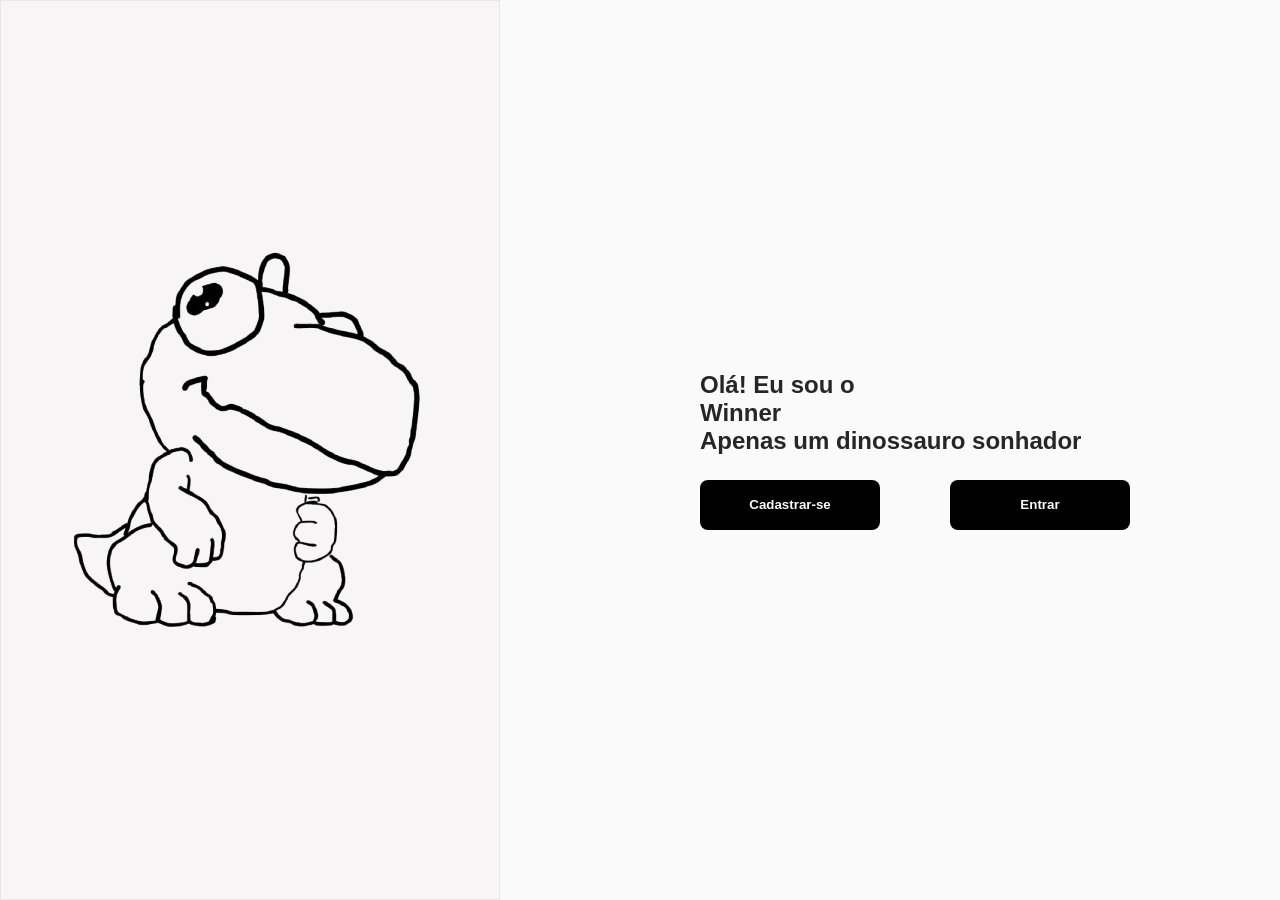
<file: index.html>
<!DOCTYPE html>
<html lang="pt-br">

<head>
    <meta charset="UTF-8">
    <meta name="viewport" content="width=device-width, initial-scale=1.0">
    <script src="javascript/index.js" defer></script>
    <link rel="stylesheet" href="style/index.css">
    <title>Winners Center</title>
    <link rel="icon" type="image/png" href="imgs/crown.png">
</head>

<!-- <h2> Matéria nova!!! 14/09/2026 </h2>
<h3> Começamos a aprender HTML. </h3> -->

<body>
    <main class="mainAll" id="initialMain">

        <div class="" id="divMenuInicial">
            <aside class="sidebar">
                <img class="imgWinner1" src="imgs/winner.png" alt="Winner">
            </aside>

            <nav class="initialOptions">
                <div class="welcomeMessage">
                    <h1>Olá! Eu sou o</h1>
                    <h1><strong>Winner</strong></h1>
                    <h2>Apenas um dinossauro sonhador</h2>
                </div>

                <div class="initialButtons">
                    <button id="btModalCadastrar" class="" onclick="cadastrar()"><Strong>Cadastrar-se</Strong></button>
                    <button id="btModalLogin" class="" onclick="entrar()"><strong>Entrar</strong></button>
                </div>
            </nav>
        </div>

        <div class="escondido modal" id="modalCadastro">
            <div class="cadastro-content">
                <div class="cadastro-header">
                    <h2>Cadastro</h2>
                    <button id="btVoltar" onclick="voltou()">X</button>
                </div>

                <div class="cadastro-body">
                    <label for="inNomeCadastro">Nome de usuário</label>
                    <input type="text" id="inNomeCadastro" placeholder="crie um nickname...">
                    <label for="inSenhaCadastro">Nova senha</label>
                    <input type="password" id="inSenhaCadastro" placeholder="crie uma senha...">

                    <button id="btSalvarCadastro" onclick="cadastrou()">Clique aqui para salvar</button>
                </div>
            </div>
        </div>

        <div class="escondido modal" id="modalLogin">
            <div class="login-content">
                <div class="login-header">
                    <h2>Login</h2>
                    <button id="btVoltar" onclick="voltou()">X</button>
                </div>

                <div class="login-body">
                    <label for="inNomeLogin">Nome de usuário</label>
                    <input type="text" id="inNomeLogin" placeholder="digite seu nickname...">
                    <label for="inSenhaLogin">Senha</label>
                    <input type="password" id="inSenhaLogin" placeholder="digite sua senha...">
                    
                    <button id="btEntrar" onclick="entrou()">Clique aqui para entrar</button>
                </div>
            </div>
        </div>
    </main>
</body>

</html>
</file>
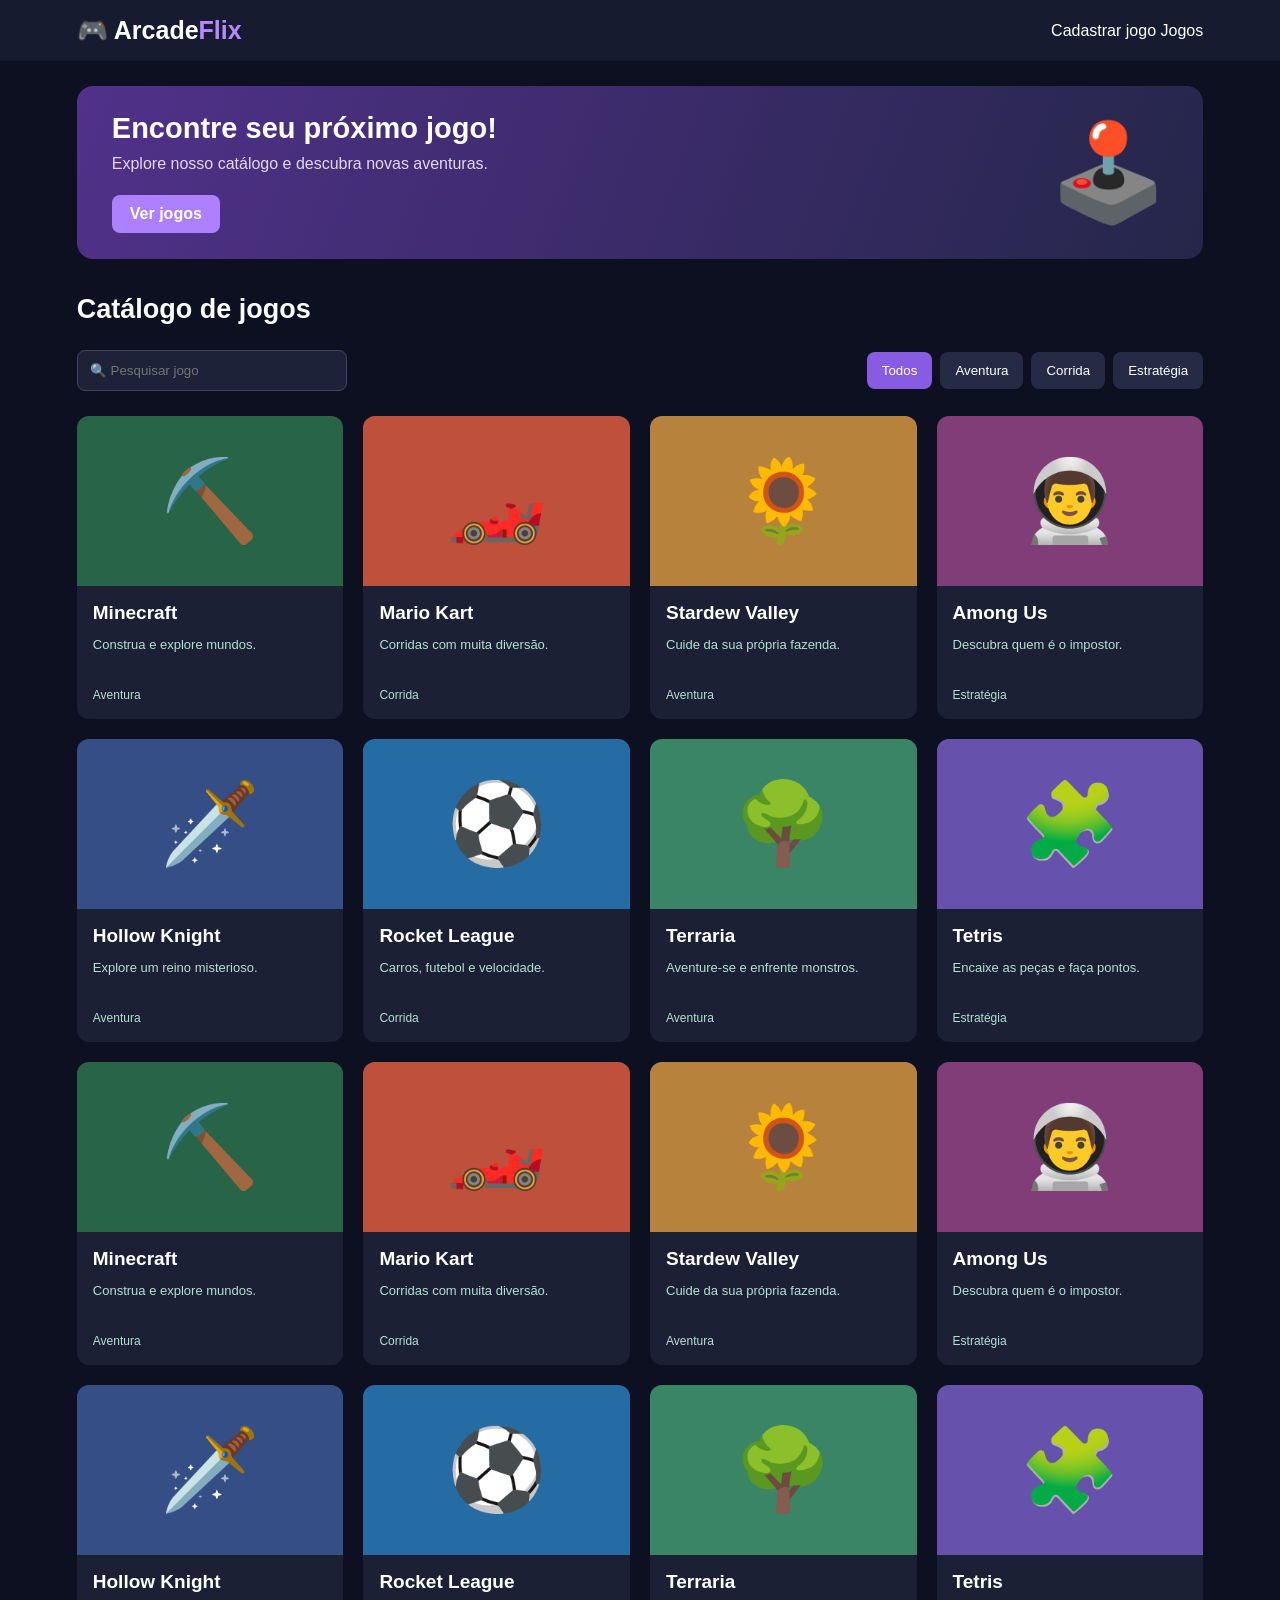
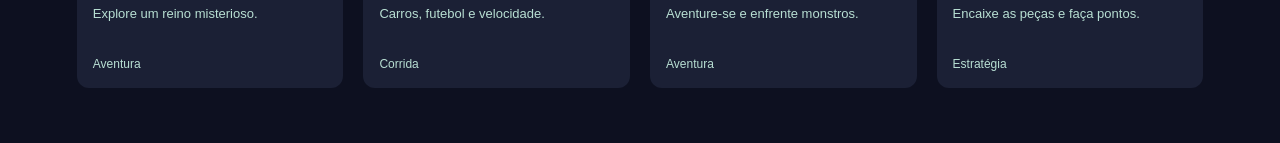
<file: arcadeflix/index.html>
<!DOCTYPE html>
<html lang="pt-br">

<head>
    <meta charset="UTF-8">
    <meta name="viewport" content="width=device-width, initial-scale=1.0">
    <title>Arcadeflix</title>
    <link rel="stylesheet" href="css/index.css">
    <link rel="icon" type="image/x-icon" href="imgs/arcadeflix.png">
    <script src="js/index.js" defer></script>
</head>

<body>
    <header>
        <h1>🎮 Arcade<span>Flix</span></h1>
        <div>
            <button id="btCadastrarJogo" onclick="cadastrarJogo()"><!-- Adicionar novo jogo --></button>
            <a href="./cadastrar.html">Cadastrar jogo</a>
            <a href="#catalogo">Jogos</a>
        </div>
    </header>

    <main>
        <section class="banner">
            <div>
                <h2>Encontre seu próximo jogo!</h2>
                <p>Explore nosso catálogo e descubra novas aventuras.</p>
                <a href="#catalogo" class="botao">Ver jogos</a>
            </div>
            <div class="banner-emoji">🕹️</div>
        </section>

        <section class="catalogo" id="catalogo">
            <h2>Catálogo de jogos</h2>
            <div class="filtros">
                <input id="busca" type="search" placeholder="🔍 Pesquisar jogo">
                <div class="categoria">
                    <button class="ativo" data-categoria="Todos">Todos</button>
                    <button data-categoria="Aventura">Aventura</button>
                    <button data-categoria="Corrida">Corrida</button>
                    <button data-categoria="Estratégia">Estratégia</button>
                </div>
            </div>

            <div class="modal hidden" id="modalCadastroJogo">
                <div class="cadastroJogo-content">
                    <div class="cadastroJogo-header">
                        <h2>Cadastrar Jogo</h2>
                        <button id="btVoltar" class="" onclick="voltouJogo()">X</button>
                    </div>

                    <div class="cadastro-body">
                        <label for="inNomeJogo">Nome</label>
                        <input type="text" id="inNomeJogo" placeholder="Nome do jogo...">
                        <label for="inCategoriaJogo">Categoria</label>
                        <input type="text" id="inCategoriaJogo" placeholder="Categoria do jogo...">
                        <label for="inDescricaoJogo">Descrição</label>
                        <input type="text" id="inDescricaoJogo" placeholder="Descrição do jogo...">
                        <label for="inEmojiJogo">Emoji</label>
                        <input type="text" id="inEmojiJogo" placeholder="Emoji do jogo...">
                        <label for="inCorJogo">Cor</label>
                        <input type="color" id="inCorJogo" placeholder="Cor do jogo...">

                        <button id="btSalvarJogo" onclick="cadastrouJogo()">Clique aqui para salvar</button>
                    </div>
                </div>
            </div>

            <div id="grade-jogos" class="grade-jogos" hidden>Nenhum jogo encontrado</div>
        </section>
    </main>
</body>

</html>
</file>
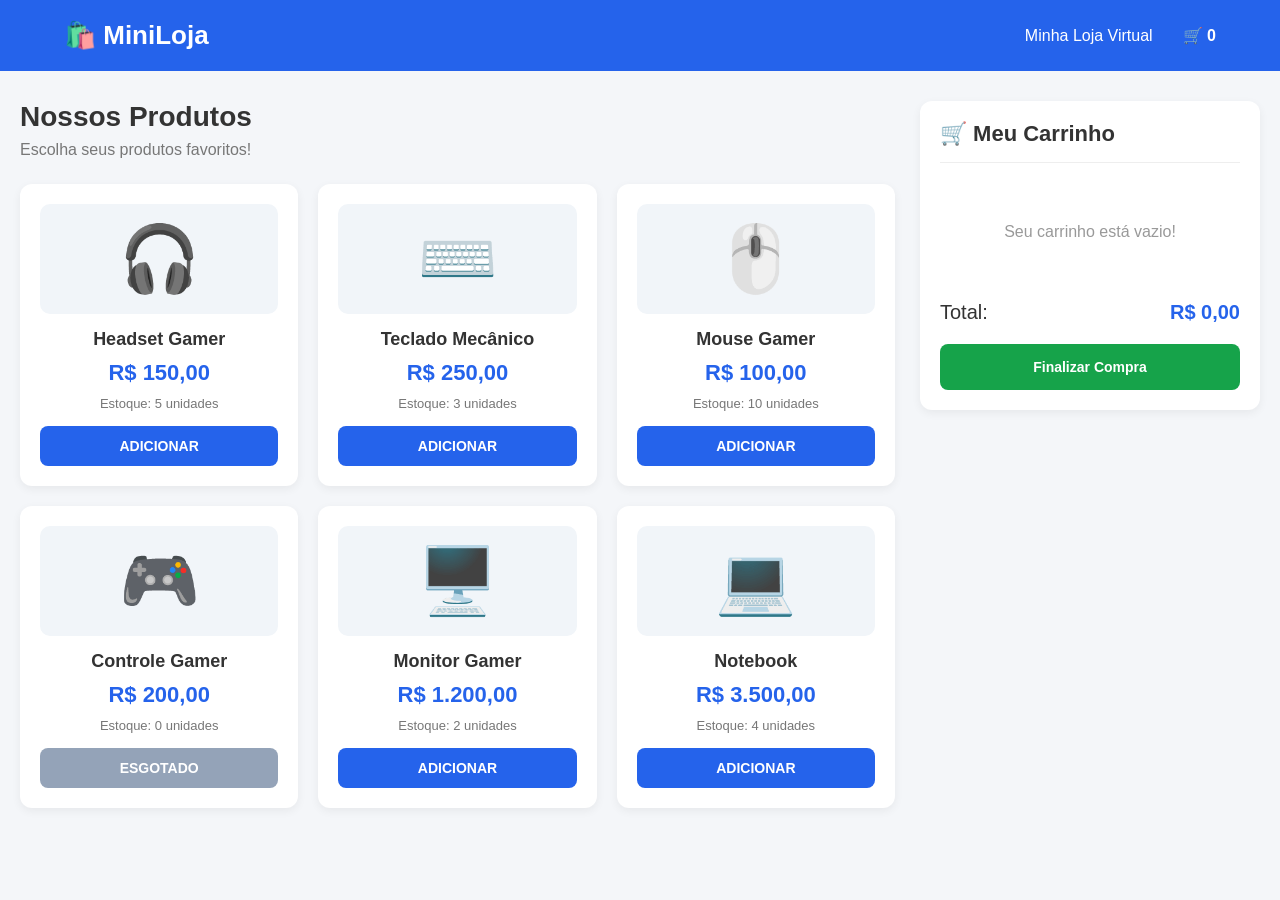
<file: miniloja/index.html>
<!DOCTYPE html>
<html lang="pt-br">

<head>
    <meta charset="UTF-8">
    <meta name="viewport" content="width=device-width, initial-scale=1.0">
    <title>MiniLoja - Loja Virtual</title>

    <link rel="stylesheet" href="./css/style.css">
    <script src="./js/script.js" defer></script>
</head>

<body>
    <header>
        <div class="logo">🛍️ MiniLoja</div>
        <div class="header-info">
            <span>Minha Loja Virtual</span>
            <span>🛒 <strong id="contador-carrinho">0</strong></span>
        </div>
    </header>
    <main class="container">
        <section class="loja">
            <div class="titulo-secao">
                <h1>Nossos Produtos</h1>
                <p>Escolha seus produtos favoritos!</p>
            </div>
            <div id="lista-produtos" class="grid-produtos"></div>
        </section>
        <aside class="carrinho">
            <h2>🛒 Meu Carrinho</h2>
            <div id="lista-carrinho"></div>
            <div class="resumo-carrinho">
                <div class="linha-total">
                    <span>Total:</span>
                    <strong id="total-carrinho">R$ 0,00</strong>
                </div>
                <button id="btn-finalizar" class="btn-finalizar">Finalizar Compra</button>
            </div>
        </aside>
    </main>
</body>

</html>
</file>
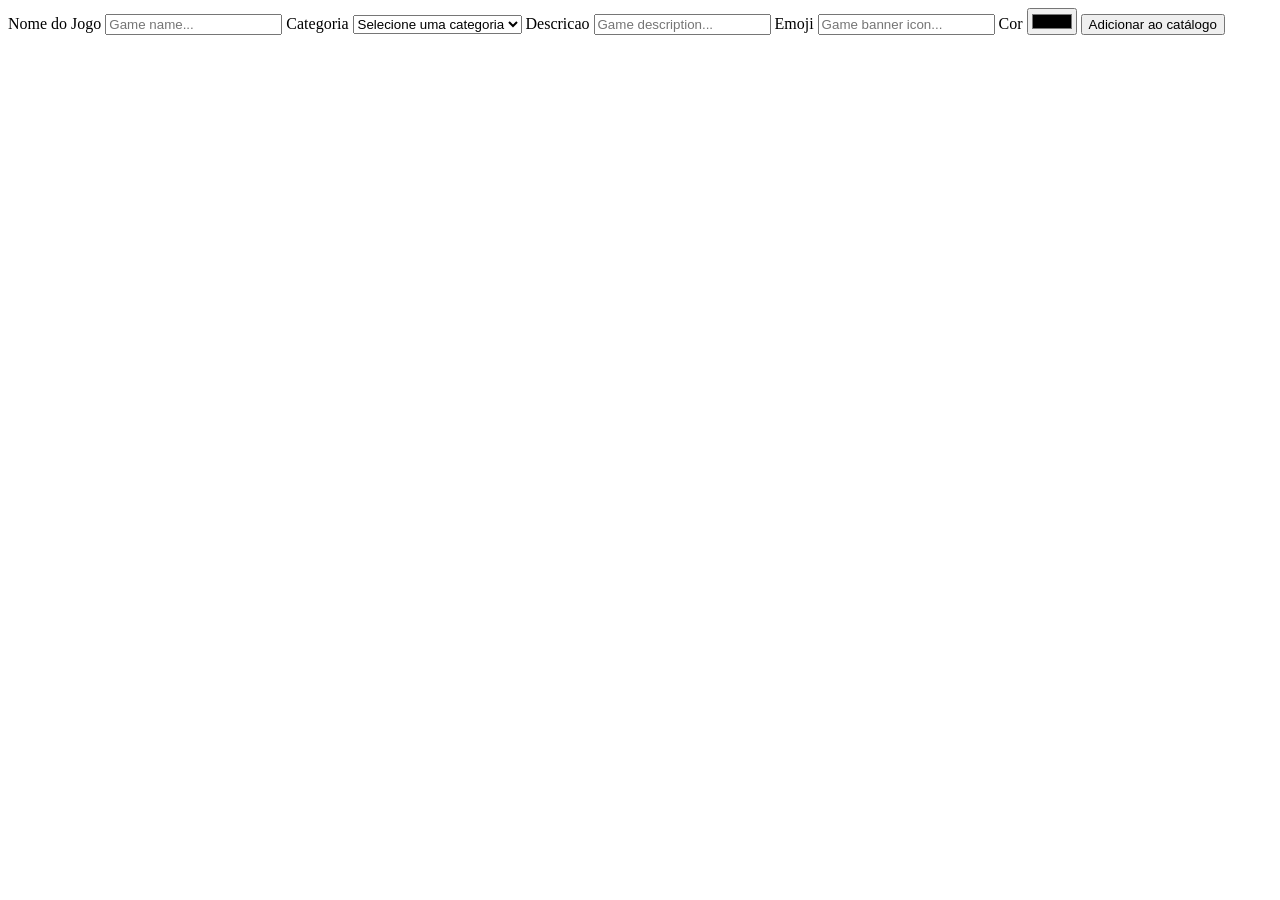
<file: arcadeflix/cadastrar.html>
<!-- Another way to make the game register -->

<!DOCTYPE html>
<html lang="pt-br">

<head>
    <meta charset="UTF-8">
    <meta name="viewport" content="width=device-width, initial-scale=1.0">
    <title>Arcadeflix - Cadastrar</title>

    <link rel="stylesheet" href="./css/cadastrar.css">
    <script src="./js/cadastrar.js" defer></script>
</head>

<body>
    <main class="main">
        <label for="nomeJogo">Nome do Jogo</label>
        <input id="nomeJogo" type="text" placeholder="Game name...">

        <label for="categoriaJogo">Categoria</label>
        <select id="categoriaJogo">
            <option value="" disabled selected>Selecione uma categoria</option>
            <option value="Aventura">Aventura</option>
            <option value="Corrida">Corrida</option>
            <option value="Estratégia">Estratégia</option>
        </select>

        <label for="descricaoJogo">Descricao</label>
        <input id="descricaoJogo" type="text" placeholder="Game description...">

        <label for="emojiJogo">Emoji</label>
        <input id="emojiJogo" type="text" placeholder="Game banner icon...">

        <label for="corJogo">Cor</label>
        <input id="corJogo" type="color" placeholder="Game banner color...">

        <button onclick="cadastroJogo()">Adicionar ao catálogo</button>
    </main>
</body>

</html>
</file>
<file: style/index.css>
/* Configs default */

* {
    margin: 0;
    padding: 0;
    box-sizing: border-box;
}

body {
    background-color: #fafafa;
    color: #262626;
    font-family: Arial, Helvetica, sans-serif;
}

a {
    color: inherit;
    text-decoration: none;
}

button {
    background-color: none;
    border: none;
    cursor: pointer;
}

/* Configs específicas */

#divMenuInicial {
    display: flex;
    align-items: center;
    gap: 200px;
}

.sidebar {
    background-color: #f7f5f5;
    border: solid 1px #c0c0c049;
    align-items: center;
    display: flex;
    width: 500px;
    height: 100vh;
}

.imgWinner1 {
    padding-left: 30px;
}
.initialOptions {
    display: flex;
    flex-direction: column;
    gap: 25px;
}

.initialButtons {
    display: flex;
    gap: 70px;
}

.initialButtons button {
    background-color: black;
    color: #fafafa;
    width: 180px;
    height: 50px;
    border-radius: 8px;
    padding: 10px 20px;
}

.initialButtons button:hover {
    background-color: rgba(7, 7, 7, 0.527);
    transition: 0.5s;
    transform: scale(1.01);
}

/* Modal screen (login) */

.modal {
    position: fixed;
    top: 0;
    left: 0;
    width: 100%;
    height: 100%;
    background-color: rgba(0, 0, 0, 0.4);
    justify-content: center;
    align-items: center;
    display: flex;
    z-index: 100;
}

.login-content,
.cadastro-content {
    width: 450px;
    background-color: #ffffff;
    border-radius: 10px;
    overflow: hidden;
}

.login-header,
.cadastro-header {
    display: flex;
    flex-direction: row;
    justify-content: space-between;
    padding: 15px 20px;
    border-bottom: 1px solid #dbdbdb;
}

.login-header h2,
.cadastro-header h2 {
    font-size: 24px;
}

.login-header button,
.cadastro-header button {
    font-size: 18px;
    background: transparent;
}

.login-body,
.cadastro-body {
    display: flex;
    flex-direction: column;
    gap: 10px;
    padding: 20px;
}

.login-body label,
.cadastro-body label {
    font-size: 14px;
    font-weight: bold;
}

.login-body input,
.cadastro-body input {
    width: 100%;
    padding: 10px;
    border: 1px solid #dbdbdb;
    border-radius: 5px;
    outline: none;
}

#btEntrar,
#btSalvarCadastro {
    width: 100%;
    color: #ffffff;
    background-color: #000000;
    border-radius: 5px;
    padding: 10px;
    font-weight: bold;
    margin-top: 12px;
}

/* Para tudo que não está na tela */

.escondido {
    display: none;
}
</file>
<file: arcadeflix/css/index.css>
/* Configs padrão. */

* {
    box-sizing: border-box;
}

html {
    scroll-behavior: smooth;
}

body {
    margin: 0;
    padding: 0;
    background-color: #0d1020;
    color: #ffffff;
    font-family: Arial, Helvetica, sans-serif;
}

a {
    color: white;
    text-decoration: none;
}

button {
    background-color: none;
    border: none;
    cursor: pointer;
}

/* Configs específicas. */

/* Cabeçalho */

header {
    position: block;
    padding: 16px 6%;
    display: flex;
    align-items: center;
    justify-content: space-between;
    background-color: #171b30;
}

header h1 {
    margin: 0px;
    font-size: 25px;
}

header span {
    color: #b58aff;
}

header button {
    display: inline-block;
    color: white;
    background-color: #ffffff00;
    font-size: 16px;
    margin-right: 20px;
}

/* Banner */

.banner {
    margin: 25px 6% 35px;
    padding: 26px 35px;
    border-radius: 16px;
    display: flex;
    justify-content: space-between;
    align-items: center;
    background: linear-gradient(110deg, #51318a, #25264a);
}

.banner h2 {
    font-size: 29px;
    margin: 0 0 10px;
}

.banner p {
    margin: 0 0 22px;
    color: #e1d9f0;
}

.botao {
    display: inline-block;
    background-color: #ac80ff;
    padding: 10px 18px;
    border-radius: 8px;
    font-weight: bold;
}

.banner-emoji {
    font-size: 95px;
}

/* Catálogo */

.catalogo {
    margin: 0 6% 55px;
}

.catalogo h2 {
    font-size: 27px;
}

.filtros {
    display: flex;
    justify-content: space-between;
    gap: 15px;
    align-items: center;
    margin: 25px 0;
    flex-wrap: wrap;
    /* Permite as linhas em row quebrarem caso não tenha mais espaço (ao invés de se juntarem infinitamente) */
}

#busca {
    padding: 12px;
    width: 270px;
    max-width: 100%;
    border: 1px solid #414560;
    border-radius: 8px;
    background-color: #1d2239;
    color: #ffffff;
    outline: none;
    /* Borda ao selecionar caixa de texto */
}

.categoria {
    display: flex;
    flex-wrap: wrap;
    gap: 8px;
}

.categoria button {
    border: 0;
    border-radius: 8px;
    background-color: #252a45;
    color: #ffffff;
    padding: 11px 15px;
}

.categoria button.ativo {
    background-color: #875ce3;
}

/* Grade de jogos */

.grade-jogos {
    display: grid;
    grid-template-columns: repeat(4, 1fr);
    gap: 20px;
}

.card {
    border-radius: 12px;
    overflow: hidden;
    background-color: #1b2035;
}

.capa {
    height: 170px;
    display: flex;
    align-items: center;
    justify-content: center;
    font-size: 80px;
}

.conteudo-card {
    padding: 16px;
}

.conteudo-card h3 {
    margin: 0 0 8px;
    font-size: 19px;
}

.conteudo-card p {
    color: #b8dfd3;
    font-size: 13px;
    min-height: 30px;
}

.conteudo-card span {
    display: inline-block;
    color: #b8dfd3;
    font-size: 12px;
    margin-top: 8px;
}

/* MODAL CADASTRAR JOGO */

.modal {
    position: fixed;
    top: 0;
    left: 0;
    width: 100%;
    height: 100%;
    background-color: rgba(0, 0, 0, 0.4);
    justify-content: center;
    align-items: center;
    display: flex;
    z-index: 100;
}

.cadastroJogo-content {
    width: 450px;
    background-color: #ffffff;
    border-radius: 10px;
    overflow: hidden;
}

.cadastroJogo-header {
    display: flex;
    flex-direction: row;
    justify-content: space-between;
    padding: 15px 20px;
    border-bottom: 1px solid #dbdbdb;
}

.cadastroJogo-header h2 {
    color: #000000;
    font-size: 24px;
}

.cadastroJogo-header button {
    font-size: 18px;
    background: transparent;
}

.cadastro-body {
    display: flex;
    flex-direction: column;
    gap: 10px;
    padding: 20px;
}

.cadastro-body label {
    font-size: 14px;
    font-weight: bold;
    color: #000000;
}

.cadastro-body input {
    width: 100%;
    padding: 10px;
    border: 1px solid #dbdbdb;
    border-radius: 5px;
    outline: none;
}

#inCorJogo {
    height: 50px;
}

#btSalvarJogo {
    width: 100%;
    color: #ffffff;
    background-color: #000000;
    border-radius: 5px;
    padding: 10px;
    font-weight: bold;
    margin-top: 12px;
}


/* RESPONSIVIDADE */

@media (max-width: 1000px) {
    .grade-jogos {
        grid-template-columns: repeat(3, 1fr);
    }
}

@media (max-width: 700px) {
    .grade-jogos {
        grid-template-columns: repeat(2, 1fr);
    }

    .banner-emoji {
        display: none;
    }

    .banner {
        padding: 24px;
    }

    .banner h2 {
        font-size: 24px;
    }

    #busca {
        width: 100%;
    }
}

@media (max-width: 450px) {
    .grade-jogos {
        grid-template-columns: repeat(1, 1fr);
    }

    .categoria {
        flex-direction: column;
        width: 100%;
    }

    .categoria button {
        width: 100%;
        display: flex;
    }
}

.hidden {
    display: none;
}
</file>
<file: miniloja/css/style.css>
/* CONFIGURAÇÕES GERAIS */
* {
    margin: 0;
    padding: 0;
    box-sizing: border-box;
}

body {
    font-family: Arial, sans-serif;
    background: #f4f6f9;
    color: #333;
}

/* CABEÇALHO */
header {
    background: #2563eb;
    color: white;
    padding: 20px 5%;
    display: flex;
    justify-content: space-between;
    align-items: center;
}

.logo {
    font-size: 26px;
    font-weight: bold;
}

.header-info {
    display: flex;
    align-items: center;
    gap: 30px;
}

/* CONTEÚDO */
.container {
    max-width: 1400px;
    margin: 30px auto;
    padding: 0 20px;
    display: grid;
    grid-template-columns: 1fr 340px;
    gap: 25px;
}

.titulo-secao {
    margin-bottom: 25px;
}

.titulo-secao h1 {
    font-size: 28px;
    margin-bottom: 8px;
}

.titulo-secao p {
    color: #777;
}

/* PRODUTOS */
.grid-produtos {
    display: grid;
    grid-template-columns: repeat(3, 1fr);
    gap: 20px;
}

.card-produto {
    background: white;
    border-radius: 12px;
    padding: 20px;
    text-align: center;
    box-shadow: 0 3px 10px rgba(0, 0, 0, 0.06);
    transition: transform 0.2s;
}

.card-produto:hover {
    transform: translateY(-5px);
}

.produto-imagem {
    height: 110px;
    display: flex;
    align-items: center;
    justify-content: center;
    font-size: 65px;
    background: #f1f5f9;
    border-radius: 10px;
    margin-bottom: 15px;
}

.card-produto h3 {
    font-size: 18px;
    margin-bottom: 10px;
}

.preco {
    font-size: 22px;
    font-weight: bold;
    color: #2563eb;
    margin-bottom: 10px;
}

.estoque {
    font-size: 13px;
    color: #777;
    margin-bottom: 15px;
}

/* BOTÕES */
button {
    cursor: pointer;
    border: none;
    border-radius: 8px;
    font-size: 14px;
    font-weight: bold;
}

.btn-adicionar {
    width: 100%;
    padding: 12px;
    background: #2563eb;
    color: white;
}

.btn-adicionar:hover {
    background: #1d4ed8;
}

.btn-adicionar:disabled {
    background: #94a3b8;
    cursor: not-allowed;
}

/* CARRINHO */
.carrinho {
    background: white;
    border-radius: 12px;
    padding: 20px;
    box-shadow: 0 3px 10px rgba(0, 0, 0, 0.06);
    align-self: start;
}

.carrinho h2 {
    font-size: 22px;
    margin-bottom: 25px;
    padding-bottom: 15px;
    border-bottom: 1px solid #eee;
}

.item-carrinho {
    display: flex;
    justify-content: space-between;
    align-items: center;
    gap: 10px;
    padding: 15px 0;
    border-bottom: 1px solid #eee;
}

.item-info {
    flex: 1;
}

.item-info h4 {
    font-size: 14px;
    margin-bottom: 6px;
}

.item-info p {
    color: #2563eb;
    font-weight: bold;
}

.controles {
    display: flex;
    align-items: center;
    gap: 8px;
    margin-top: 10px;
}

.btn-quantidade {
    width: 28px;
    height: 28px;
    background: #e2e8f0;
    color: #333;
}

.btn-quantidade:hover {
    background: #cbd5e1;
}

.btn-remover {
    background: #fee2e2;
    color: #dc2626;
    padding: 8px;
}

.btn-remover:hover {
    background: #fecaca;
}

.resumo-carrinho {
    margin-top: 25px;
}

.linha-total {
    display: flex;
    justify-content: space-between;
    font-size: 20px;
    margin-bottom: 20px;
}

.linha-total strong {
    color: #2563eb;
}

.btn-finalizar {
    width: 100%;
    padding: 15px;
    background: #16a34a;
    color: white;
}

.btn-finalizar:hover {
    background: #15803d;
}

.carrinho-vazio {
    text-align: center;
    padding: 35px 10px;
    color: #999;
}

footer {
    text-align: center;
    padding: 25px;
    color: #888;
    font-size: 14px;
}

/* RESPONSIVIDADE */
@media (max-width: 1100px) {
    .grid-produtos {
        grid-template-columns: repeat(2, 1fr);
    }
}

@media (max-width: 800px) {
    .container {
        grid-template-columns: 1fr;
    }
}

@media (max-width: 500px) {
    header {
        flex-direction: column;
        gap: 15px;
    }

    .grid-produtos {
        grid-template-columns: 1fr;
    }
}
</file>
<file: arcadeflix/css/cadastrar.css>
/* Another way to make the game register */
</file>
